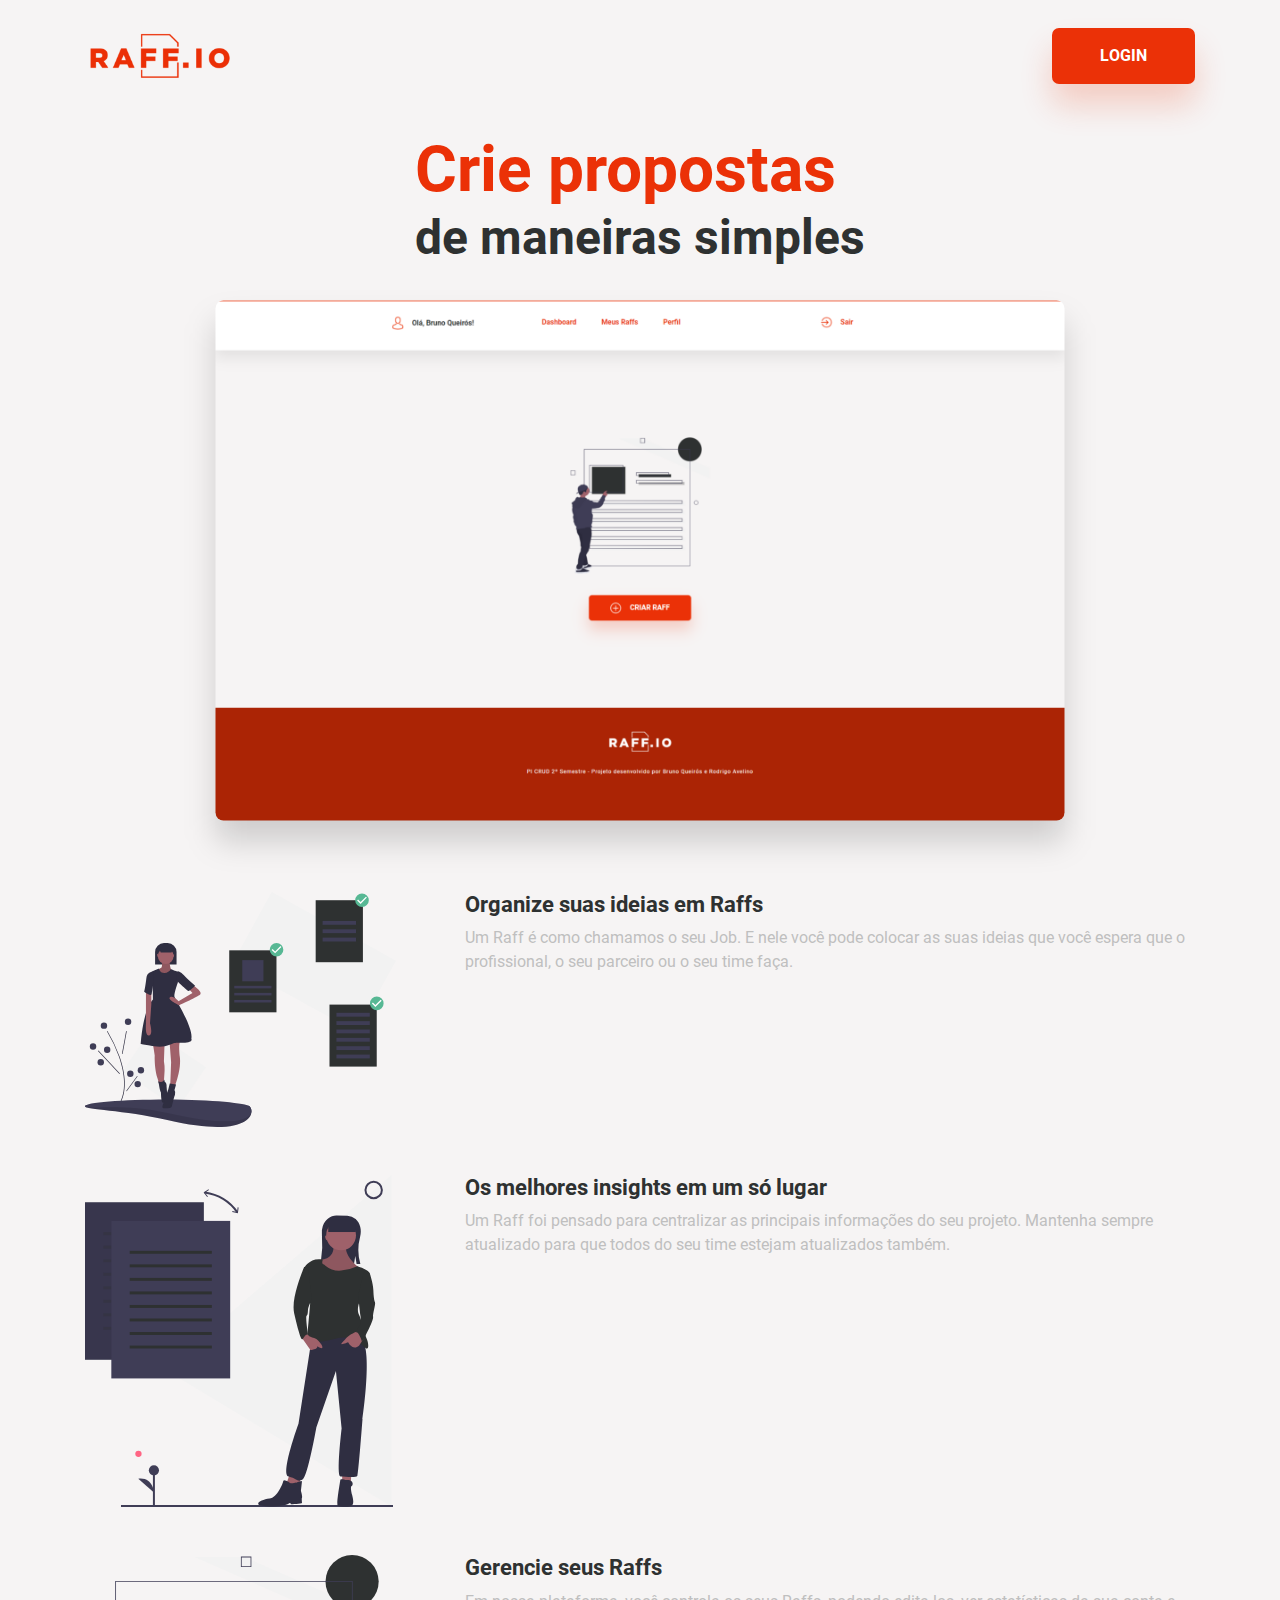
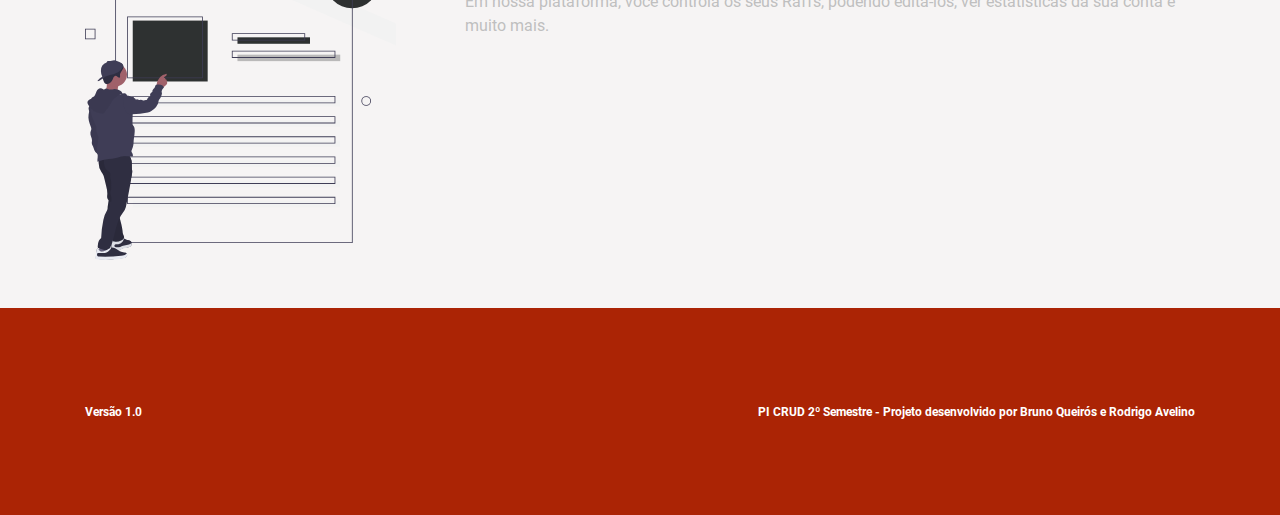
<file: landing/index.html>
<!DOCTYPE html>
<html lang="pt-br">

<head>
    <meta charset="UTF-8">
    <meta name="viewport" content="width=device-width, initial-scale=1.0">
    <meta http-equiv="X-UA-Compatible" content="ie=edge">
    <title>Raff.io - Criando propostas de maneira padronizadas</title>
    <!-- CSS -->
    <link rel="stylesheet" href="https://stackpath.bootstrapcdn.com/bootstrap/4.3.1/css/bootstrap.min.css" integrity="sha384-ggOyR0iXCbMQv3Xipma34MD+dH/1fQ784/j6cY/iJTQUOhcWr7x9JvoRxT2MZw1T"
        crossorigin="anonymous">
    <link rel="stylesheet" href="../css/style.min.css">
    <link rel="shortcut icon" href="../assets/img/favicon.png" type="image/png">
</head>

<body>
    <section class="landing">
        <header class="header-landing container-fluid">
            <div class="container">
                <div class="row">
                    <div class="col-md-6">
                        <img src="../assets/img/logo.png" alt="Raff.io">
                    </div>
                    <div class="col-md-6">
                        <a href="../login.php">Login</a>
                    </div>
                </div>
            </div>
        </header>
        <main class="container">
            <h1>
                <span>Crie propostas</span>
                <span>de maneiras simples</span>
            </h1>
            <img src="../assets/img/img-meusRaffs.png" alt="Raff.io">
        </main>
        <div class="conteudo container">
            <div class="row">
                
                <div class="col-12 col-md-4 mb-5">
                    <img src="../assets/svg/ilustra_walk_1.svg" alt="Organize suas ideias em Raffs">
                </div>
                <div class="col-12 col-md-8 mb-5">
                    <h2> Organize suas ideias em Raffs </h2>
                    <p> 
                        Um Raff é como chamamos o seu Job. E nele você pode colocar as suas ideias que você espera que o profissional, o seu parceiro ou o seu time faça. 
                    </p>
                </div>

                <div class="col-12 col-md-4 mb-5">
                    <img src="../assets/svg/ilustra_walk_2.svg" alt="Os melhores insights em um só lugar">
                </div>
                <div class="col-12 col-md-8 mb-5">
                    <h2> Os melhores insights em um só lugar </h2>
                    <p> 
                        Um Raff foi pensado para centralizar as principais informações do seu projeto. Mantenha sempre atualizado para que todos do seu time estejam atualizados também.
                    </p>
                </div>

                <div class="col-12 col-md-4 mb-5">
                    <img src="../assets/svg/ilustra_walk_3.svg" alt="Gerencie seus Raffs">
                </div>
                <div class="col-12 col-md-8 mb-5">
                    <h2> Gerencie seus Raffs </h2>
                    <p> 
                        Em nossa plataforma, você controla os seus Raffs, podendo edita-los, ver estatísticas da sua conta e muito mais.
                    </p>
                </div>

            </div>
        </div>
        <footer>
            <div class="container">
                <span>Versão 1.0</span>
                <span>PI CRUD 2º Semestre - Projeto desenvolvido por Bruno Queirós e Rodrigo Avelino</span>
            </div>    
        </footer>
    </section>


</body>

</html>
</file>
<file: css/style.min.css>
@font-face{font-family:'Roboto-bold';src:url("fonts/roboto/bold/Roboto-Bold.eot");src:url("fonts/roboto/bold/Roboto-Bold.eot?#iefix") format("embedded-opentype"),url("fonts/roboto/bold/Roboto-Bold.woff") format("woff"),url("fonts/roboto/bold/Roboto-Bold.ttf") format("truetype"),url("fonts/roboto/bold/Roboto-Bold.svg#Roboto-bold") format("svg");font-weight:normal;font-style:normal}@font-face{font-family:'Roboto-regular';src:url("fonts/roboto/regular/Roboto-Regular.eot");src:url("fonts/roboto/regular/Roboto-Regular.eot?#iefix") format("embedded-opentype"),url("fonts/roboto/regular/Roboto-Regular.woff") format("woff"),url("fonts/roboto/regular/Roboto-Regular.ttf") format("truetype"),url("fonts/roboto/regular/Roboto-Regular.svg#Roboto-regular") format("svg");font-weight:normal;font-style:normal}@font-face{font-family:'Roboto-light';src:url("fonts/roboto/regular/Roboto-Light.eot");src:url("fonts/roboto/regular/Roboto-Light.eot?#iefix") format("embedded-opentype"),url("fonts/roboto/regular/Roboto-Light.woff") format("woff"),url("fonts/roboto/regular/Roboto-Light.ttf") format("truetype"),url("fonts/roboto/regular/Roboto-Light.svg#Roboto-light") format("svg");font-weight:normal;font-style:normal}.header-page,.meus-raffs .raff{-webkit-box-shadow:0px 15px 30px rgba(0,0,0,0.08);box-shadow:0px 15px 30px rgba(0,0,0,0.08);-webkit-transition:all 0.3s ease-in-out 0s;transition:all 0.3s ease-in-out 0s}.header-page:hover,.meus-raffs .raff:hover{-webkit-box-shadow:0px 15px 30px rgba(0,0,0,0.05);box-shadow:0px 15px 30px rgba(0,0,0,0.05)}.meus-raffs h1,.perfil h2,.dashboard h1{font-size:1.875rem}.lado-dir .tab-menu a,.meus-raffs h2,.perfil label,.dashboard .col-info-dash h3,.bem-vindo h1,.bem-vindo .swiper-slide .info-walk h2,.landing .conteudo h2{font-size:1.375rem}.lado-dir #texto-login-criar,.input-group .placeholder,.create-raff #formCreateRaff .nome-imagem,.create-raff #formCreateRaff .placeholder-textarea,.progress-raff h3,.meus-raffs .no-raff,.modal .modal-body,.criado-com-sucesso p,.bem-vindo .swiper-slide .info-walk p,.landing .conteudo p{font-size:1rem}.esqueceu-senha,.msgErro,.checkbox-style-1+label,.footer-login span,.footer-page span,.meus-raffs ul,.meus-raffs .links{font-size:.75rem}.btn-login,#report-space #enviar,.create-raff #formCreateRaff #imagem_proj+label,.btn-create,.perfil input[type=submit],.modal .btn-sair,.criado-com-sucesso .btn-meus-raffs,.erro404 .btn-erro,.bem-vindo .btn-pular,.btn-criar-raff,.landing header a,.btn-login-secundary,.btn-create-secundary,.modal .btn-cancelar,.criado-com-sucesso .btn-meus-raffs-secundary{border-radius:7px;padding:1rem 3rem;-webkit-transition:all 0.3s ease-in-out 0s;transition:all 0.3s ease-in-out 0s;font-size:1rem;font-family:"Roboto-bold";text-transform:uppercase;outline:none;border:none}.btn-login:hover,#report-space #enviar:hover,.create-raff #formCreateRaff #imagem_proj+label:hover,.btn-create:hover,.perfil input:hover[type=submit],.modal .btn-sair:hover,.criado-com-sucesso .btn-meus-raffs:hover,.erro404 .btn-erro:hover,.bem-vindo .btn-pular:hover,.btn-criar-raff:hover,.landing header a:hover,.btn-login-secundary:hover,.btn-create-secundary:hover,.modal .btn-cancelar:hover,.criado-com-sucesso .btn-meus-raffs-secundary:hover{text-decoration:none}.btn-login,#report-space #enviar,.create-raff #formCreateRaff #imagem_proj+label,.btn-create,.perfil input[type=submit],.modal .btn-sair,.criado-com-sucesso .btn-meus-raffs,.erro404 .btn-erro,.bem-vindo .btn-pular,.btn-criar-raff,.landing header a{background-color:#eb3107;color:#fff;-webkit-box-shadow:0px 21px 32px rgba(235,49,7,0.2);box-shadow:0px 21px 32px rgba(235,49,7,0.2)}.btn-login:hover,#report-space #enviar:hover,.create-raff #formCreateRaff #imagem_proj+label:hover,.btn-create:hover,.perfil input:hover[type=submit],.modal .btn-sair:hover,.criado-com-sucesso .btn-meus-raffs:hover,.erro404 .btn-erro:hover,.bem-vindo .btn-pular:hover,.btn-criar-raff:hover,.landing header a:hover{background-color:#d12b06;color:#fff;-webkit-box-shadow:0px 11px 22px rgba(235,49,7,0.1);box-shadow:0px 11px 22px rgba(235,49,7,0.1)}.btn-login-secundary,.btn-create-secundary,.modal .btn-cancelar,.criado-com-sucesso .btn-meus-raffs-secundary{border:1px solid #bfbfbf;background-color:transparent;color:#bfbfbf !important}.btn-login-secundary:hover,.btn-create-secundary:hover,.modal .btn-cancelar:hover,.criado-com-sucesso .btn-meus-raffs-secundary:hover{border-color:#767d7d;color:#767d7d !important}.msg-danger,.msg-attention,.msg-success{font-family:"Roboto-bold";font-size:1rem;padding:1rem;display:block;border-radius:7px}.msg-danger{background-color:rgba(255,67,67,0.2);color:#ff4343;border:1px solid #ff4343}.msg-attention{background-color:rgba(241,196,15,0.2);color:#f1c40f;border:1px solid #f1c40f}.msg-success{background-color:rgba(51,240,8,0.2);color:#33f008;border:1px solid #33f008}.lado-esq{width:45%;height:100vh;background-color:#d12b06;float:left;display:-webkit-box;display:-ms-flexbox;display:flex;-webkit-box-orient:vertical;-webkit-box-direction:normal;-ms-flex-direction:column;flex-direction:column;-webkit-box-pack:end;-ms-flex-pack:end;justify-content:flex-end}.lado-dir{display:-webkit-box;display:-ms-flexbox;display:flex;-webkit-box-orient:vertical;-webkit-box-direction:normal;-ms-flex-direction:column;flex-direction:column;width:55%;height:100vh;background-color:#f6f4f4;float:right;padding:3rem;position:relative}.lado-dir .header{width:100%;margin-bottom:4em}.lado-dir .tab-menu a{font-family:"Roboto-bold";color:#767d7d}.lado-dir .tab-menu a:hover{text-decoration:none}.lado-dir .tab-menu a.active{color:#2e3131}.lado-dir .tab-menu a:first-child{margin-right:2rem}.lado-dir #texto-login-criar{font-family:"Roboto-regular";color:#2e3131}.item{opacity:0;visibility:hidden;position:absolute;top:0;-webkit-transform:translate3d(-50px, 0px, 0px);transform:translate3d(-50px, 0px, 0px)}.item.active{opacity:1;visibility:visible;position:relative;top:auto;-webkit-transition:1s all ease;transition:1s all ease;-webkit-transform:translate3d(0px, 0px, 0px);transform:translate3d(0px, 0px, 0px)}.input-group{position:relative}.input-group input[type=text],.input-group input[type=password]{font-family:"Roboto-regular";font-size:1rem;margin-bottom:1rem;background:none;width:34.875rem;height:3.3125rem;border-radius:7px;border:1px solid #2e3131;padding-left:20px;padding-right:20px;-webkit-box-sizing:border-box;box-sizing:border-box}.input-group input[type=text]:focus,.input-group input[type=password]:focus{outline:none;border-color:#2e3131;color:#2e3131}.input-group .placeholder{font-family:"Roboto-regular";position:absolute;top:35%;left:1rem;margin-top:-8px;color:#2e3131;background-color:inherit;-webkit-transition:all .1s linear;transition:all .1s linear;pointer-events:none}.input-group #view-pass{position:relative;right:3rem;top:.5rem}.input-group input:focus+.placeholder,.input-group input:not(:invalid)+.placeholder{color:#2e3131;font-family:"Roboto-bold";top:0%;margin-top:-16px;background-color:#f6f4f4;padding:4px 16px}.esqueceu-senha{font-family:"Roboto-bold"}.esqueceu-senha a{color:#2e3131;text-decoration:none;-webkit-transition:all .1s linear;transition:all .1s linear}.esqueceu-senha a:hover{color:#eb3107}.msgErro{width:100%;display:inline-block;margin-bottom:.5rem;font-family:"Roboto-bold";color:#eb3107;position:relative;top:-1rem}.checkbox-style-1{position:absolute;opacity:0}.checkbox-style-1+label{position:relative;cursor:pointer;font-family:"Roboto-bold";color:#2e3131}.checkbox-style-1+label:before{content:'';margin-right:16px;margin-top:-3px;display:inline-block;vertical-align:text-top;width:20px;height:20px;background:none;border:1px solid #bfbfbf;border-radius:4px}.checkbox-style-1:hover+label:before{border:1px solid #33f008}.checkbox-style-1:focus+label:before{-webkit-box-shadow:0 0 0 3px rgba(51,240,8,0.12);box-shadow:0 0 0 3px rgba(51,240,8,0.12)}.checkbox-style-1:checked+label:before{border:1px solid #33f008}.checkbox-style-1:checked+label:after{content:'';position:absolute;left:5px;top:8px;background:#33f008;width:2px;height:2px;-webkit-box-shadow:2px 0 0 #33f008,4px 0 0 #33f008,4px -2px 0 #33f008,4px -4px 0 #33f008,4px -6px 0 #33f008,4px -8px 0 #33f008;box-shadow:2px 0 0 #33f008,4px 0 0 #33f008,4px -2px 0 #33f008,4px -4px 0 #33f008,4px -6px 0 #33f008,4px -8px 0 #33f008;-webkit-transform:rotate(45deg);transform:rotate(45deg)}.footer-login{width:80%;position:absolute;bottom:0;margin-bottom:3rem;display:-webkit-box;display:-ms-flexbox;display:flex;-webkit-box-pack:justify;-ms-flex-pack:justify;justify-content:space-between}.footer-login span{font-family:"Roboto-bold"}.footer-login img{margin-right:1rem}.header-page{width:100%;height:7rem;background-color:#fff;font-family:"Roboto-bold";display:-webkit-box;display:-ms-flexbox;display:flex;-webkit-box-align:center;-ms-flex-align:center;align-items:center;-webkit-box-pack:justify;-ms-flex-pack:justify;justify-content:space-between;border-top:2px solid #eb3107;position:relative}.header-page nav{-webkit-transition:all 0.3s ease-in-out 0s;transition:all 0.3s ease-in-out 0s}.header-page nav ul{list-style:none;font-size:1rem}.header-page nav ul li{margin-right:2rem;display:inline}.header-page nav ul li a{color:#eb3107;text-decoration:none !important;-webkit-transition:all 0.3s ease-in-out 0s;transition:all 0.3s ease-in-out 0s;padding:10px 10px}.header-page nav ul li a:hover{color:#ab2405}.header-page .logout a{color:#eb3107;text-decoration:none !important;-webkit-transition:all 0.3s ease-in-out 0s;transition:all 0.3s ease-in-out 0s;padding:10px 10px;cursor:pointer}.header-page .logout a:hover{color:#ab2405}#report-space{z-index:1000;width:18.75rem;height:25rem;-webkit-box-shadow:0px 11px 22px rgba(46,49,49,0.1);box-shadow:0px 11px 22px rgba(46,49,49,0.1);padding:1rem;-webkit-box-orient:vertical;-webkit-box-direction:normal;-ms-flex-direction:column;flex-direction:column;background-color:#fff;margin-top:1.5rem;display:none;position:absolute;left:60%}#report-space h2{font-family:"Roboto-bold";font-size:1.25rem;margin:.5rem 0 1rem 0}#report-space textarea{font-family:"Roboto-regular";font-size:1rem;background:none;width:100%;height:12.5rem;border-radius:7px;border:1px solid #2e3131;padding:20px 20px 0 20px;-webkit-box-sizing:border-box;box-sizing:border-box;resize:none;outline:none;margin:.5rem 0 1.5rem 0}.footer-page{width:100%;height:12.5rem;background-color:#ab2405;display:-webkit-box;display:-ms-flexbox;display:flex;-webkit-box-pack:center;-ms-flex-pack:center;justify-content:center;-webkit-box-align:center;-ms-flex-align:center;align-items:center;-webkit-box-orient:vertical;-webkit-box-direction:normal;-ms-flex-direction:column;flex-direction:column;padding:0 3rem}.footer-page span{font-family:"Roboto-regular";color:#fff;letter-spacing:1px;margin-top:2rem}.create-raff #formCreateRaff h2{font-family:"Roboto-bold";font-size:1.875rem;margin-bottom:2rem}.create-raff #formCreateRaff h2:first-child{margin-top:10rem}.create-raff #formCreateRaff .input-group{margin-bottom:2rem}.create-raff #formCreateRaff .input-group input[type=text],.create-raff #formCreateRaff .input-group input[type=email],.create-raff #formCreateRaff .input-group select{font-family:"Roboto-regular";font-size:1rem;margin-bottom:1rem;background:none;width:100%;height:3.3125rem;border-radius:7px;border:1px solid #2e3131;padding-left:20px;padding-right:20px;-webkit-box-sizing:border-box;box-sizing:border-box}.create-raff #formCreateRaff .input-group input[type=text]:focus,.create-raff #formCreateRaff .input-group input[type=email]:focus,.create-raff #formCreateRaff .input-group select:focus{outline:none;border-color:#2e3131;color:#2e3131;-webkit-box-shadow:0px 11px 22px rgba(46,49,49,0.15);box-shadow:0px 11px 22px rgba(46,49,49,0.15)}.create-raff #formCreateRaff .input-group select option{padding:2rem}.create-raff #formCreateRaff .input-group textarea{font-family:"Roboto-regular";font-size:1rem;background:none;width:100%;height:15.625rem;border-radius:7px;border:1px solid #2e3131;padding:20px 20px 0 20px;-webkit-box-sizing:border-box;box-sizing:border-box;resize:none}.create-raff #formCreateRaff .input-group textarea:focus{outline:none;border-color:#2e3131;color:#2e3131;-webkit-box-shadow:0px 11px 22px rgba(46,49,49,0.1);box-shadow:0px 11px 22px rgba(46,49,49,0.1)}.create-raff #formCreateRaff input[type=file]{width:0.1px;height:0.1px;opacity:0;overflow:hidden;position:absolute;z-index:-1}.create-raff #formCreateRaff #imagem_proj+label{cursor:pointer}.create-raff #formCreateRaff .nome-imagem{font-family:"Roboto-regular";color:#2e3131;display:inline-block;margin-top:2rem}.create-raff #formCreateRaff #preview-image img{width:12.5rem;height:12.5rem;border-radius:100px;background:white;margin:2rem 0 2rem 0}.create-raff #formCreateRaff .placeholder-textarea{font-family:"Roboto-regular";position:absolute;top:10%;left:1.5rem;margin-top:-8px;color:#2e3131;background-color:inherit;-webkit-transition:all .1s linear;transition:all .1s linear;pointer-events:none}.create-raff #formCreateRaff textarea:focus+.placeholder-textarea,.create-raff #formCreateRaff textarea:not(:invalid)+.placeholder-textarea{color:#2e3131;font-family:"Roboto-bold";top:0%;margin-top:-16px;background-color:#f6f4f4;padding:4px 16px}.create-raff .img-raff{width:25%;height:auto}.border-erro{border:1px solid #eb3107 !important}.input-button{width:100%;display:-webkit-box;display:-ms-flexbox;display:flex;-webkit-box-pack:justify;-ms-flex-pack:justify;justify-content:space-between;margin:3rem 0}.progress-raff{position:fixed;display:-webkit-box;display:-ms-flexbox;display:flex;-webkit-box-orient:vertical;-webkit-box-direction:normal;-ms-flex-direction:column;flex-direction:column;width:70%;padding:1.5rem;height:6.25rem;background-color:#fff;border-radius:7px;-webkit-box-shadow:0px 11px 22px rgba(46,49,49,0.15);box-shadow:0px 11px 22px rgba(46,49,49,0.15);bottom:0;left:15%;margin-bottom:2rem}.progress-raff h3{font-family:"Roboto-bold";color:#2e3131;text-align:center}.progress-raff .update-raff{width:0;height:1rem;background-color:#eb3107;border-radius:1rem}.meus-raffs{width:100%;min-height:600px}.meus-raffs h1{font-family:"Roboto-bold";color:#2e3131;margin-bottom:3rem}.meus-raffs a{text-decoration:none;cursor:pointer}.meus-raffs .raff{width:16.25rem;height:18.75rem;background-color:#fff;border-radius:7px;padding:2rem;display:-webkit-box;display:-ms-flexbox;display:flex;-webkit-box-orient:vertical;-webkit-box-direction:normal;-ms-flex-direction:column;flex-direction:column;-webkit-box-align:center;-ms-flex-align:center;align-items:center;-webkit-box-pack:justify;-ms-flex-pack:justify;justify-content:space-between;float:left;margin-right:1.5rem;margin-bottom:2rem;position:relative}.meus-raffs .raff:before{content:'';display:block;background:#eb3107;width:7.75rem;height:.625rem;top:0;position:absolute;z-index:1}.meus-raffs h2{font-family:"Roboto-bold";color:#2e3131;margin-top:3rem;text-align:center}.meus-raffs ul{font-family:"Roboto-regular"}.meus-raffs .links{width:100%;margin-top:2rem;display:-webkit-box;display:-ms-flexbox;display:flex;-webkit-box-pack:justify;-ms-flex-pack:justify;justify-content:space-between;font-family:"Roboto-bold"}.meus-raffs .links img{width:1rem;height:auto;margin-right:.5rem}.meus-raffs .links .excluir{-webkit-transform:rotate(45deg);transform:rotate(45deg)}.meus-raffs .links a{color:#2e3131;text-decoration:none;-webkit-transition:all 0.3s ease-in-out 0s;transition:all 0.3s ease-in-out 0s;cursor:pointer}.meus-raffs .links a:hover{color:#eb3107}.meus-raffs .no-raff{width:100%;height:18.75rem;font-family:"Roboto-regular";display:-webkit-box;display:-ms-flexbox;display:flex;-webkit-box-align:center;-ms-flex-align:center;align-items:center;-webkit-box-pack:center;-ms-flex-pack:center;justify-content:center;-webkit-box-orient:vertical;-webkit-box-direction:normal;-ms-flex-direction:column;flex-direction:column}.meus-raffs .no-raff img{width:21.875rem;height:auto}.perfil{width:100%;margin-bottom:3rem}.perfil .photo-profile{width:9.375rem;height:9.375rem;background-color:#fff;border-radius:100%;display:-webkit-box;display:-ms-flexbox;display:flex;-webkit-box-align:center;-ms-flex-align:center;align-items:center;-webkit-box-pack:center;-ms-flex-pack:center;justify-content:center;margin-top:2rem}.perfil h2{font-family:"Roboto-bold";color:#2e3131;margin-bottom:3rem}.perfil label,.perfil input[type=text]{display:block}.perfil label{margin:1rem 0;font-family:"Roboto-regular";color:#2e3131}.perfil input[type=text],.perfil input[type=password]{font-family:"Roboto-regular";font-size:1rem;margin-bottom:1rem;background:none;width:100%;height:3.3125rem;border-radius:7px;border:1px solid #2e3131;padding-left:20px;padding-right:20px;-webkit-box-sizing:border-box;box-sizing:border-box}.perfil input[type=text]:focus,.perfil input[type=password]:focus{outline:none;border-color:#2e3131;color:#2e3131}.perfil input[type=text]:disabled,.perfil input[type=password]:disabled{border:1px solid #bfbfbf;color:#bfbfbf}.perfil input[type=submit]{margin-top:2rem}.perfil a{cursor:pointer}.perfil .info-perfil{border-bottom:1px solid rgba(191,191,191,0.2);padding-bottom:3rem !important}.perfil .info-conta{padding-top:3rem !important}.modal .modal-content{padding:1rem}.modal .modal-content,.modal .modal-header,.modal .modal-footer{border:none}.modal .modal-header{font-family:"Roboto-bold"}.modal .modal-header .close span{color:#eb3107}.modal .modal-body{font-family:"Roboto-regular";color:#2e3131}.modal .modal-body span{font-weight:bold}.modal .btn-sair{padding:.5rem 1.5rem}.modal .btn-cancelar{cursor:pointer;padding:.5rem 1.5rem;margin-right:1rem}.modal-raff .modal-dialog{display:-webkit-box;display:-ms-flexbox;display:flex;-webkit-box-align:center;-ms-flex-align:center;align-items:center;-webkit-box-orient:vertical;-webkit-box-direction:normal;-ms-flex-direction:column;flex-direction:column;-webkit-box-pack:center;-ms-flex-pack:center;justify-content:center}.modal-raff .modal-content{width:700px}.dashboard{width:100%;min-height:700px}.dashboard h1{font-family:"Roboto-bold";color:#2e3131;margin-bottom:3rem}.dashboard .col-info-dash{text-align:center;border-right:1px solid rgba(191,191,191,0.5);height:9.375rem}.dashboard .col-info-dash h3{font-family:"Roboto-bold";color:#2e3131;margin-bottom:2rem}.dashboard .col-info-dash p{font-family:"Roboto-bold";color:#eb3107;font-size:3rem}.criado-com-sucesso{width:100%;height:31.25rem;display:-webkit-box;display:-ms-flexbox;display:flex;-webkit-box-align:center;-ms-flex-align:center;align-items:center;-webkit-box-orient:vertical;-webkit-box-direction:normal;-ms-flex-direction:column;flex-direction:column;-webkit-box-pack:center;-ms-flex-pack:center;justify-content:center;margin-top:5rem}.criado-com-sucesso h2{font-family:"Roboto-bold";font-size:1.875rem;margin-bottom:2rem}.criado-com-sucesso h2:first-child{margin-top:10rem}.criado-com-sucesso h2 span{color:#eb3107}.criado-com-sucesso p{font-family:"Roboto-regular";color:#bfbfbf;margin-bottom:3rem}.criado-com-sucesso .botoes{width:100%;display:-webkit-box;display:-ms-flexbox;display:flex;-webkit-box-pack:justify;-ms-flex-pack:justify;justify-content:space-between}.erro404{width:100%;height:31.25rem;display:-webkit-box;display:-ms-flexbox;display:flex;-webkit-box-align:center;-ms-flex-align:center;align-items:center;-webkit-box-orient:vertical;-webkit-box-direction:normal;-ms-flex-direction:column;flex-direction:column;-webkit-box-pack:center;-ms-flex-pack:center;justify-content:center;margin-top:5rem}.erro404 img{width:20rem;height:auto}.erro404 h2{font-family:"Roboto-bold";font-size:1.875rem;margin:4rem 0 2rem 0}.bem-vindo{display:-webkit-box;display:-ms-flexbox;display:flex;-webkit-box-align:center;-ms-flex-align:center;align-items:center;-webkit-box-orient:vertical;-webkit-box-direction:normal;-ms-flex-direction:column;flex-direction:column;-webkit-box-pack:center;-ms-flex-pack:center;justify-content:center;margin-top:2rem}.bem-vindo .logo{margin-bottom:2rem}.bem-vindo h1{font-family:"Roboto-bold";color:#2e3131;margin-bottom:2rem}.bem-vindo h1 span{color:#eb3107}.bem-vindo .swiper-container{width:100%;height:100%}.bem-vindo .swiper-slide{text-align:center;font-size:18px;display:-webkit-box;display:-ms-flexbox;display:flex;-webkit-box-pack:center;-ms-flex-pack:center;justify-content:center;-webkit-box-align:center;-ms-flex-align:center;align-items:center;-webkit-box-orient:vertical;-webkit-box-direction:normal;-ms-flex-direction:column;flex-direction:column;height:31.25rem}.bem-vindo .swiper-slide .info-walk{margin-top:1rem}.bem-vindo .swiper-slide .info-walk h2{font-family:"Roboto-bold";color:#2e3131}.bem-vindo .swiper-slide .info-walk p{font-family:"Roboto-regular";color:#bfbfbf}.bem-vindo .swiper-pagination{width:100%;padding-top:2rem}.bem-vindo .swiper-pagination .swiper-pagination-bullet-active{background:#eb3107}.bem-vindo .btn-pular{margin-top:2rem}.new-raff{width:100%;display:-webkit-box;display:-ms-flexbox;display:flex;-webkit-box-align:center;-ms-flex-align:center;align-items:center;-webkit-box-orient:vertical;-webkit-box-direction:normal;-ms-flex-direction:column;flex-direction:column;-webkit-box-pack:center;-ms-flex-pack:center;justify-content:center;min-height:800px}body{background-color:#f6f4f4}.img-icone{width:1.5rem;height:auto}.logo-lg{width:9.375rem;height:3.375rem}.cta-criar-raff{margin-top:8rem;display:-webkit-box;display:-ms-flexbox;display:flex;-webkit-box-align:center;-ms-flex-align:center;align-items:center;-webkit-box-orient:vertical;-webkit-box-direction:normal;-ms-flex-direction:column;flex-direction:column;-webkit-box-pack:center;-ms-flex-pack:center;justify-content:center}.msg-danger{width:558px;margin:1.5rem 0}.msg-attention{width:558px;margin:1.5rem 0}.msg-success{width:558px;margin:1.5rem 0}.landing header{width:100%;height:7rem;display:-webkit-box;display:-ms-flexbox;display:flex;-webkit-box-align:center;-ms-flex-align:center;align-items:center;-webkit-box-pack:justify;-ms-flex-pack:justify;justify-content:space-between;margin-bottom:3rem}.landing header a{float:right}.landing main{width:100%;display:-webkit-box;display:-ms-flexbox;display:flex;-webkit-box-align:center;-ms-flex-align:center;align-items:center;-webkit-box-orient:vertical;-webkit-box-direction:normal;-ms-flex-direction:column;flex-direction:column;-webkit-box-pack:center;-ms-flex-pack:center;justify-content:center;position:relative;height:43.75rem}.landing main h1 span{display:block;font-family:"Roboto-bold"}.landing main h1 span:first-child{font-size:4rem;color:#eb3107}.landing main h1 span:last-child{font-size:3rem;color:#2e3131}.landing main img{top:10rem}.landing .conteudo{width:100%;margin-top:2rem}.landing .conteudo h2{font-family:"Roboto-bold";color:#2e3131}.landing .conteudo p{font-family:"Roboto-regular";color:#bfbfbf}.landing footer{width:100%;height:12.9375rem;background-color:#ab2405;display:-webkit-box;display:-ms-flexbox;display:flex;-webkit-box-align:center;-ms-flex-align:center;align-items:center;-webkit-box-pack:justify;-ms-flex-pack:justify;justify-content:space-between}.landing footer span{font-family:"Roboto-bold";font-size:.75rem;color:#fff}.landing footer span:first-child{float:left}.landing footer span:last-child{float:right}
/*# sourceMappingURL=style.min.css.map */
</file>
